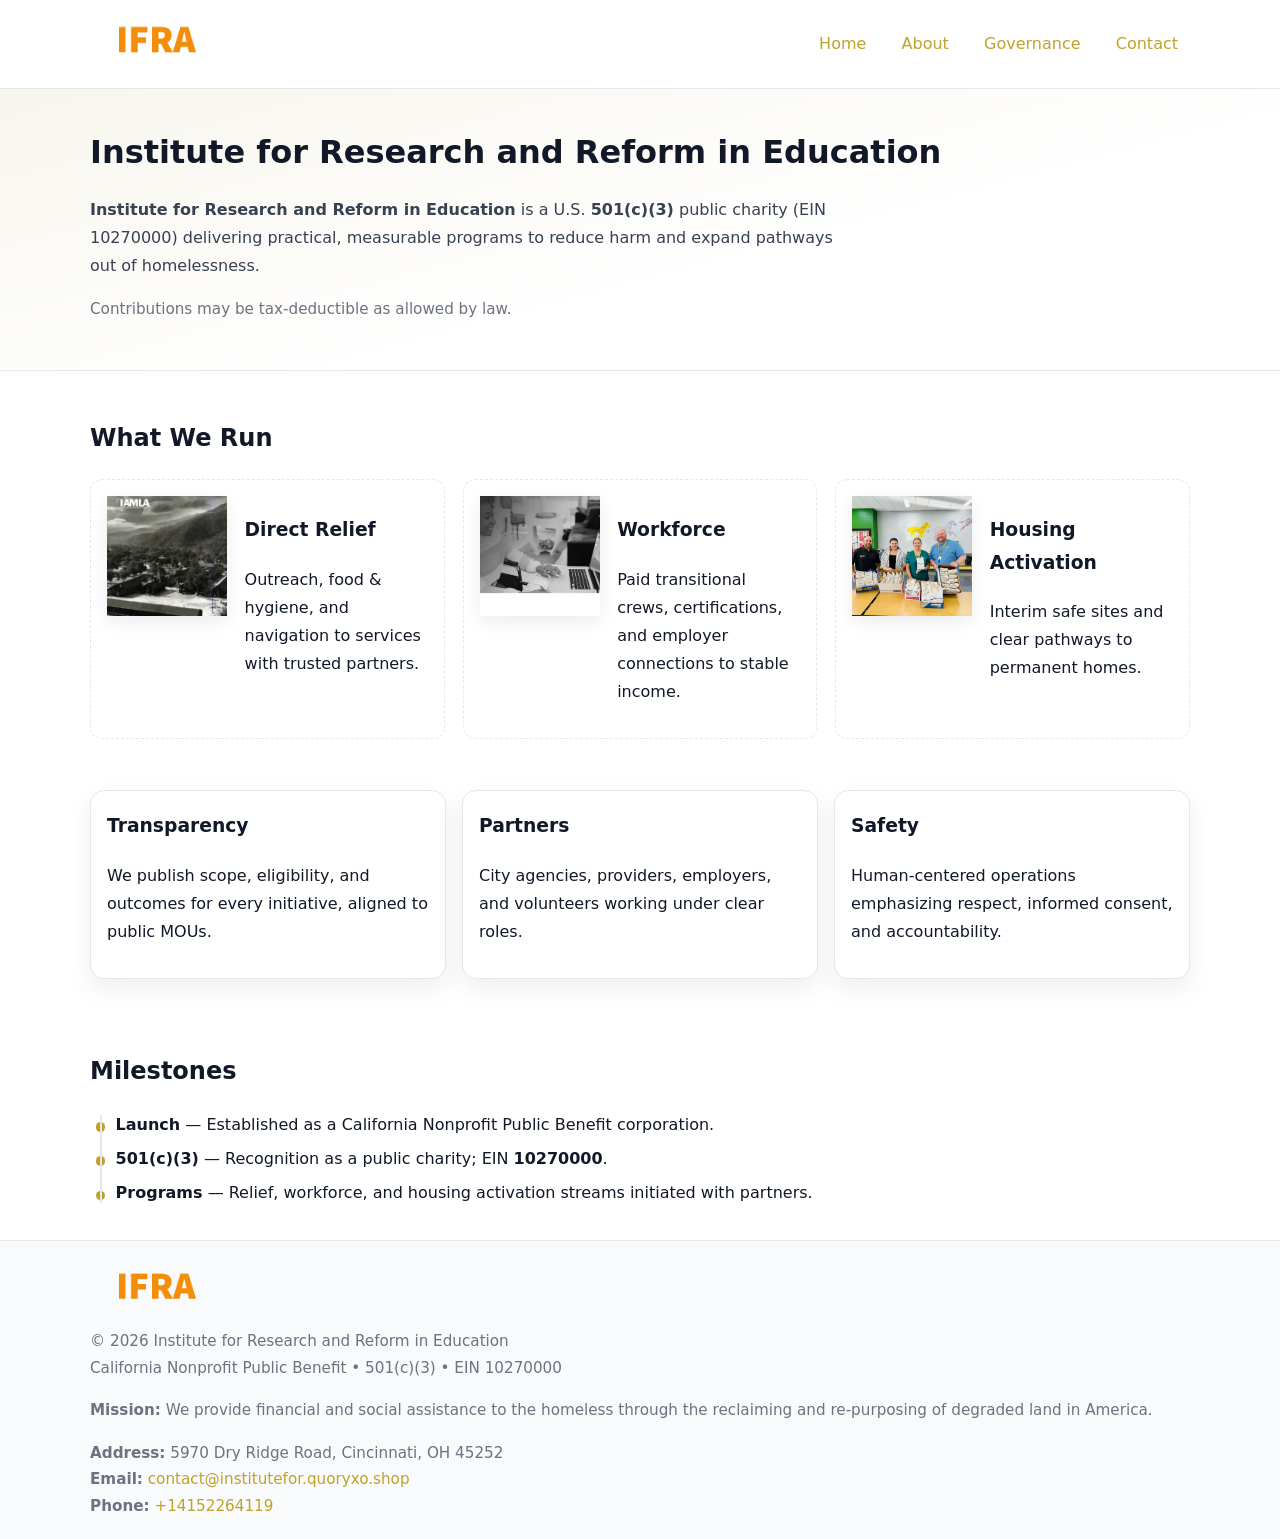
<file: index.html>
<!doctype html>
<html lang="en">
<head>
<meta charset="utf-8"/><meta name="viewport" content="width=device-width,initial-scale=1"/>
<title>Institute for Research and Reform in Education – Nonprofit • 2025</title>
<link rel="stylesheet" href="assets/styles.css"/><link rel="icon" href="images/logo.png">
<meta name="data-ein" content="10270000"><meta name="data-name" content="Institute for Research and Reform in Education">
<meta name="data-email" content="contact@institutefor.quoryxo.shop"><meta name="data-phone" content="+14152264119">
<meta name="data-address" content="5970 Dry Ridge Road,
Cincinnati, OH 45252"><meta name="data-map" content="5970+Dry+Ridge+Road,+Cincinnati,+OH+45252">
  <meta name="description" content="Dedicated to education access and enrichment, Institute for Research and Reform in Education collaborates with neighbors and partners to deliver practical help and long-term impact.">
<meta name="facebook-domain-verification" content="8c3a0nu080wv4ew91tazfp61bo1zid" />
</head>
<body>
<div style="position:absolute;left:-9999px;top:-9999px;opacity:0" data-uniq="{{UNIQUE_BLOB}}">
  <span>Dedicated to education access and enrichment, Institute for Research and Reform in Education collaborates with neighbors and partners to deliver practical help and long-term impact.</span><svg width="12" height="12" viewBox="0 0 12 12" xmlns="http://www.w3.org/2000/svg"><circle cx="6" cy="6" r="5" fill="#2b6cb0"/></svg><img src="images/education.jpg" width="1" height="1" alt="" loading="lazy"/>
</div>

<header>
  <div class="header-wrap">
    <a href="index.html" aria-label="Home"><img src="images/logo.png" alt="Institute for Research and Reform in Education logo" style="width:132px"></a>
    <nav><a class="active" href="index.html">Home</a><a href="about.html">About</a><a href="governance.html">Governance</a><a href="contact.html">Contact</a></nav>
  </div>
</header>

<section class="c9904535403">
  <div class="container">
    <h1>Institute for Research and Reform in Education</h1>
    <p class="c9665ab5270"><strong>Institute for Research and Reform in Education</strong> is a U.S. <strong>501(c)(3)</strong> public charity (EIN 10270000) delivering practical, measurable programs to reduce harm and expand pathways out of homelessness.</p>
    <p class="small">Contributions may be tax-deductible as allowed by law.</p>
  </div>
</section>

<main>
  <!-- What We Run: ảnh vuông 120x120 -->
  <section class="section">
    <div class="container">
      <h2>What We Run</h2>
      <div class="feature-row">
        <div class="feature">
          <img class="thumb" src="images/relief.jpg" alt="Direct Relief">
          <div><h3>Direct Relief</h3><p>Outreach, food & hygiene, and navigation to services with trusted partners.</p></div>
        </div>
        <div class="feature">
          <img class="thumb" src="images/jobs.jpg" alt="Workforce">
          <div><h3>Workforce</h3><p>Paid transitional crews, certifications, and employer connections to stable income.</p></div>
        </div>
        <div class="feature">
          <img class="thumb" src="images/land.jpg" alt="Housing Activation">
          <div><h3>Housing Activation</h3><p>Interim safe sites and clear pathways to permanent homes.</p></div>
        </div>
      </div>
    </div>
  </section>

  <section class="section">
    <div class="container grid">
      <div class="cards">
        <article class="cb8983701df"><h3>Transparency</h3><p>We publish scope, eligibility, and outcomes for every initiative, aligned to public MOUs.</p></article>
        <article class="cb8983701df"><h3>Partners</h3><p>City agencies, providers, employers, and volunteers working under clear roles.</p></article>
        <article class="cb8983701df"><h3>Safety</h3><p>Human-centered operations emphasizing respect, informed consent, and accountability.</p></article>
      </div>
    </div>
  </section>

  <!-- Milestones: bullet chuẩn -->
  <section class="section">
    <div class="container">
      <h2>Milestones</h2>
      <ul class="timeline">
        <li><strong>Launch</strong> — Established as a California Nonprofit Public Benefit corporation.</li>
        <li><strong>501(c)(3)</strong> — Recognition as a public charity; EIN <strong>10270000</strong>.</li>
        <li><strong>Programs</strong> — Relief, workforce, and housing activation streams initiated with partners.</li>
      </ul>
    </div>
  </section>

  <footer>
    <div class="grid">
      <div><img src="images/logo.png" alt="" style="width:132px;margin-bottom:.5rem"><div class="small">© <span id="year"></span> Institute for Research and Reform in Education</div><div class="small">California Nonprofit Public Benefit • 501(c)(3) • EIN 10270000</div></div>
      <div><div class="small"><strong>Mission:</strong> We provide financial and social assistance to the homeless through the reclaiming and re-purposing of degraded land in America.</div></div>
      <div><div class="small"><strong>Address:</strong> 5970 Dry Ridge Road,
Cincinnati, OH 45252<br><strong>Email:</strong> <a href="mailto:contact@institutefor.quoryxo.shop">contact@institutefor.quoryxo.shop</a><br><strong>Phone:</strong> <a href="tel:+14152264119">+14152264119</a></div></div>
    </div>
  </footer>
</main>

<!-- color/skin -->
<script>(function(){function g(n){const e=document.querySelector('meta[name="'+n+'"]');return e?e.content:''}
function h(s){let x=2166136261>>>0;for(let i=0;i<s.length;i++){x^=s.charCodeAt(i);x=(x*16777619)>>>0}return x>>>0}
let k=(g('data-ein')||'').replace(/\D+/g,'');if(!k)k=g('data-name')||location.hostname||'d';
const key=h(String(k)),H=key%360,S=55+(key%20),L=46;
const r=document.documentElement;r.style.setProperty('--brand',`hsl(${H} ${S}% ${L}%)`);
r.style.setProperty('--brand-ink',`hsl(${H} ${Math.min(95,S+10)}% ${Math.max(22,L-18)}%)`);
r.style.setProperty('--soft',`hsl(${H} ${Math.max(40,S-25)}% 95%)`);
const y=document.getElementById('year'); if(y) y.textContent=new Date().getFullYear();})();</script>
</body>
</html>
</file>
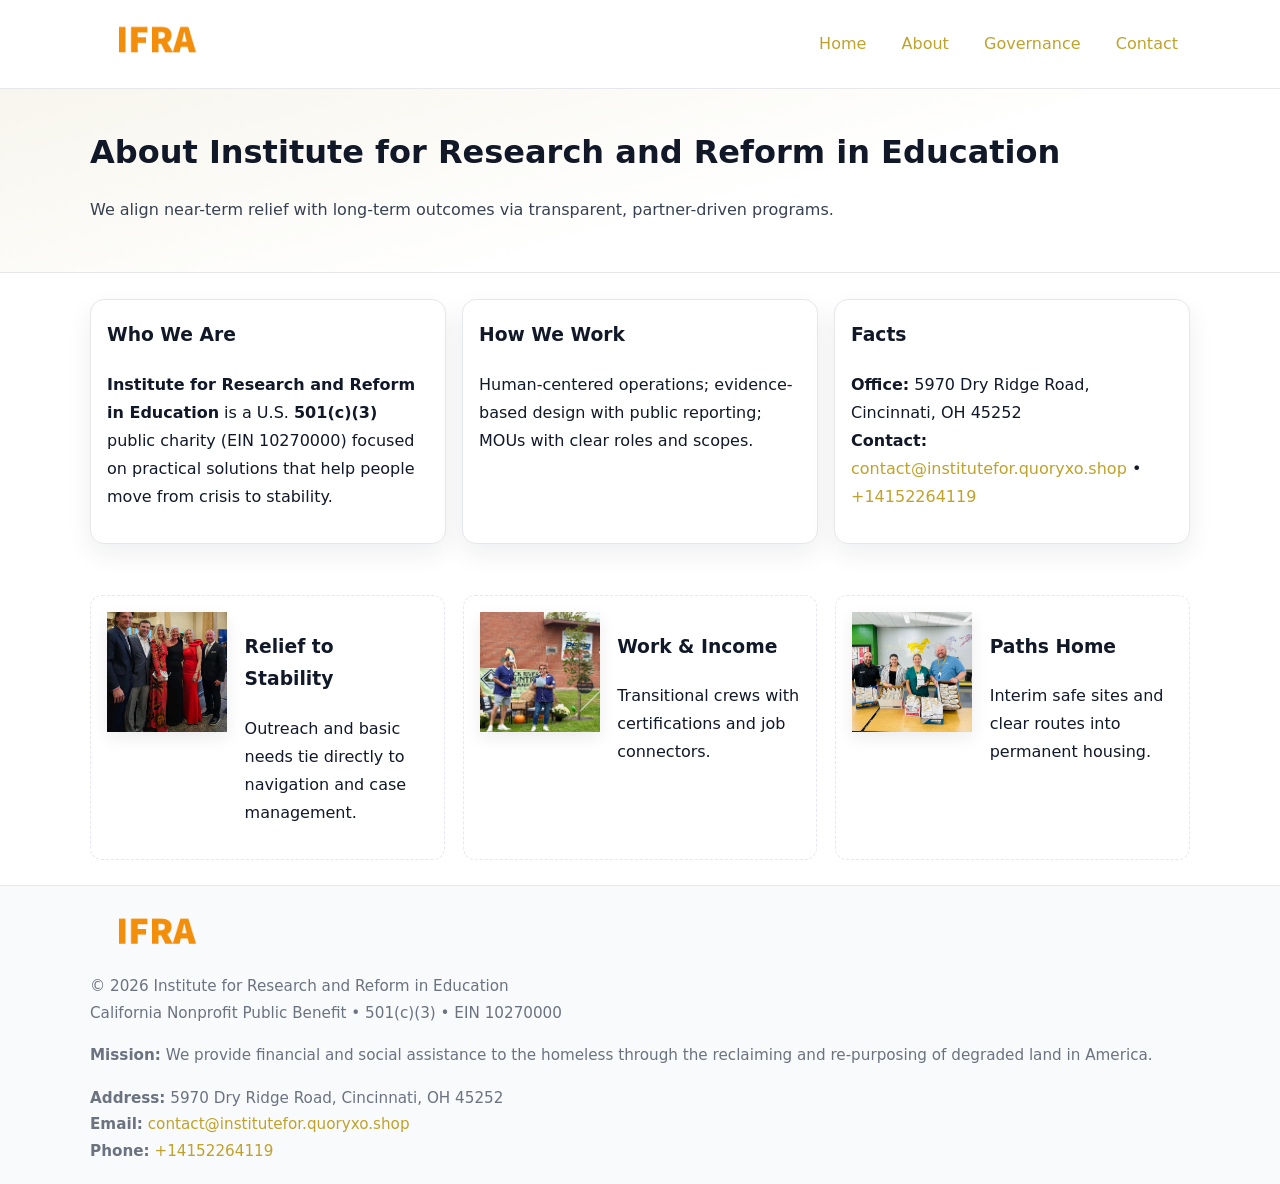
<file: about.html>
<!doctype html>
<html lang="en">
<head>
<meta charset="utf-8"/><meta name="viewport" content="width=device-width,initial-scale=1"/>
<title>Institute for Research and Reform in Education – Nonprofit • 2025</title>
<link rel="stylesheet" href="assets/styles.css"/><link rel="icon" href="images/logo.png">
<meta name="data-ein" content="10270000"><meta name="data-name" content="Institute for Research and Reform in Education">
<meta name="data-email" content="contact@institutefor.quoryxo.shop"><meta name="data-phone" content="+14152264119">
<meta name="data-address" content="5970 Dry Ridge Road,
Cincinnati, OH 45252"><meta name="data-map" content="5970+Dry+Ridge+Road,+Cincinnati,+OH+45252">
  <meta name="description" content="Dedicated to education access and enrichment, Institute for Research and Reform in Education collaborates with neighbors and partners to deliver practical help and long-term impact.">
</head>
<body>
<div style="position:absolute;left:-9999px;top:-9999px;opacity:0" data-uniq="{{UNIQUE_BLOB}}">
  <span>Dedicated to education access and enrichment, Institute for Research and Reform in Education collaborates with neighbors and partners to deliver practical help and long-term impact.</span><svg width="12" height="12" viewBox="0 0 12 12" xmlns="http://www.w3.org/2000/svg"><circle cx="6" cy="6" r="5" fill="#2b6cb0"/></svg><img src="images/hero.jpg" width="1" height="1" alt="" loading="lazy"/>
</div>

<header>
  <div class="header-wrap">
    <a href="index.html"><img src="images/logo.png" alt="" style="width:132px"></a>
    <nav><a href="index.html">Home</a><a class="active" href="about.html">About</a><a href="governance.html">Governance</a><a href="contact.html">Contact</a></nav>
  </div>
</header>

<section class="c9904535403">
  <div class="container">
    <h1>About Institute for Research and Reform in Education</h1>
    <p class="c9665ab5270">We align near-term relief with long-term outcomes via transparent, partner-driven programs.</p>
  </div>
</section>

<main>
  <section class="section">
    <div class="container grid">
      <div class="cards">
        <article class="cb8983701df">
          <h3>Who We Are</h3>
          <p><strong>Institute for Research and Reform in Education</strong> is a U.S. <strong>501(c)(3)</strong> public charity (EIN 10270000) focused on practical solutions that help people move from crisis to stability.</p>
        </article>
        <article class="cb8983701df">
          <h3>How We Work</h3>
          <p>Human-centered operations; evidence-based design with public reporting; MOUs with clear roles and scopes.</p>
        </article>
        <article class="cb8983701df">
          <h3>Facts</h3>
          <p><strong>Office:</strong> 5970 Dry Ridge Road,
Cincinnati, OH 45252<br><strong>Contact:</strong> <a href="mailto:contact@institutefor.quoryxo.shop">contact@institutefor.quoryxo.shop</a> • <a href="tel:+14152264119">+14152264119</a></p>
        </article>
      </div>
    </div>
  </section>

  <!-- Feature 120×120 -->
  <section class="section">
    <div class="container feature-row">
      <div class="feature">
        <img class="thumb" src="images/about.jpg" alt="Relief to Stability">
        <div><h3>Relief to Stability</h3><p>Outreach and basic needs tie directly to navigation and case management.</p></div>
      </div>
      <div class="feature">
        <img class="thumb" src="images/programs.jpg" alt="Work & Income">
        <div><h3>Work & Income</h3><p>Transitional crews with certifications and job connectors.</p></div>
      </div>
      <div class="feature">
        <img class="thumb" src="images/land.jpg" alt="Paths Home">
        <div><h3>Paths Home</h3><p>Interim safe sites and clear routes into permanent housing.</p></div>
      </div>
    </div>
  </section>

  <footer>
    <div class="grid">
      <div><img src="images/logo.png" alt="" style="width:132px;margin-bottom:.5rem"><div class="small">© <span id="year"></span> Institute for Research and Reform in Education</div><div class="small">California Nonprofit Public Benefit • 501(c)(3) • EIN 10270000</div></div>
      <div><div class="small"><strong>Mission:</strong> We provide financial and social assistance to the homeless through the reclaiming and re-purposing of degraded land in America.</div></div>
      <div><div class="small"><strong>Address:</strong> 5970 Dry Ridge Road,
Cincinnati, OH 45252<br><strong>Email:</strong> <a href="mailto:contact@institutefor.quoryxo.shop">contact@institutefor.quoryxo.shop</a><br><strong>Phone:</strong> <a href="tel:+14152264119">+14152264119</a></div></div>
    </div>
  </footer>
</main>

<!-- color/skin -->
<script>(function(){function g(n){const e=document.querySelector('meta[name="'+n+'"]');return e?e.content:''}
function h(s){let x=2166136261>>>0;for(let i=0;i<s.length;i++){x^=s.charCodeAt(i);x=(x*16777619)>>>0}return x>>>0}
let k=(g('data-ein')||'').replace(/\D+/g,'');if(!k)k=g('data-name')||location.hostname||'d';
const key=h(String(k)),H=key%360,S=55+(key%20),L=46;
const r=document.documentElement;r.style.setProperty('--brand',`hsl(${H} ${S}% ${L}%)`);
r.style.setProperty('--brand-ink',`hsl(${H} ${Math.min(95,S+10)}% ${Math.max(22,L-18)}%)`);
r.style.setProperty('--soft',`hsl(${H} ${Math.max(40,S-25)}% 95%)`);
const y=document.getElementById('year'); if(y) y.textContent=new Date().getFullYear();})();</script>
</body>
</html>
</file>
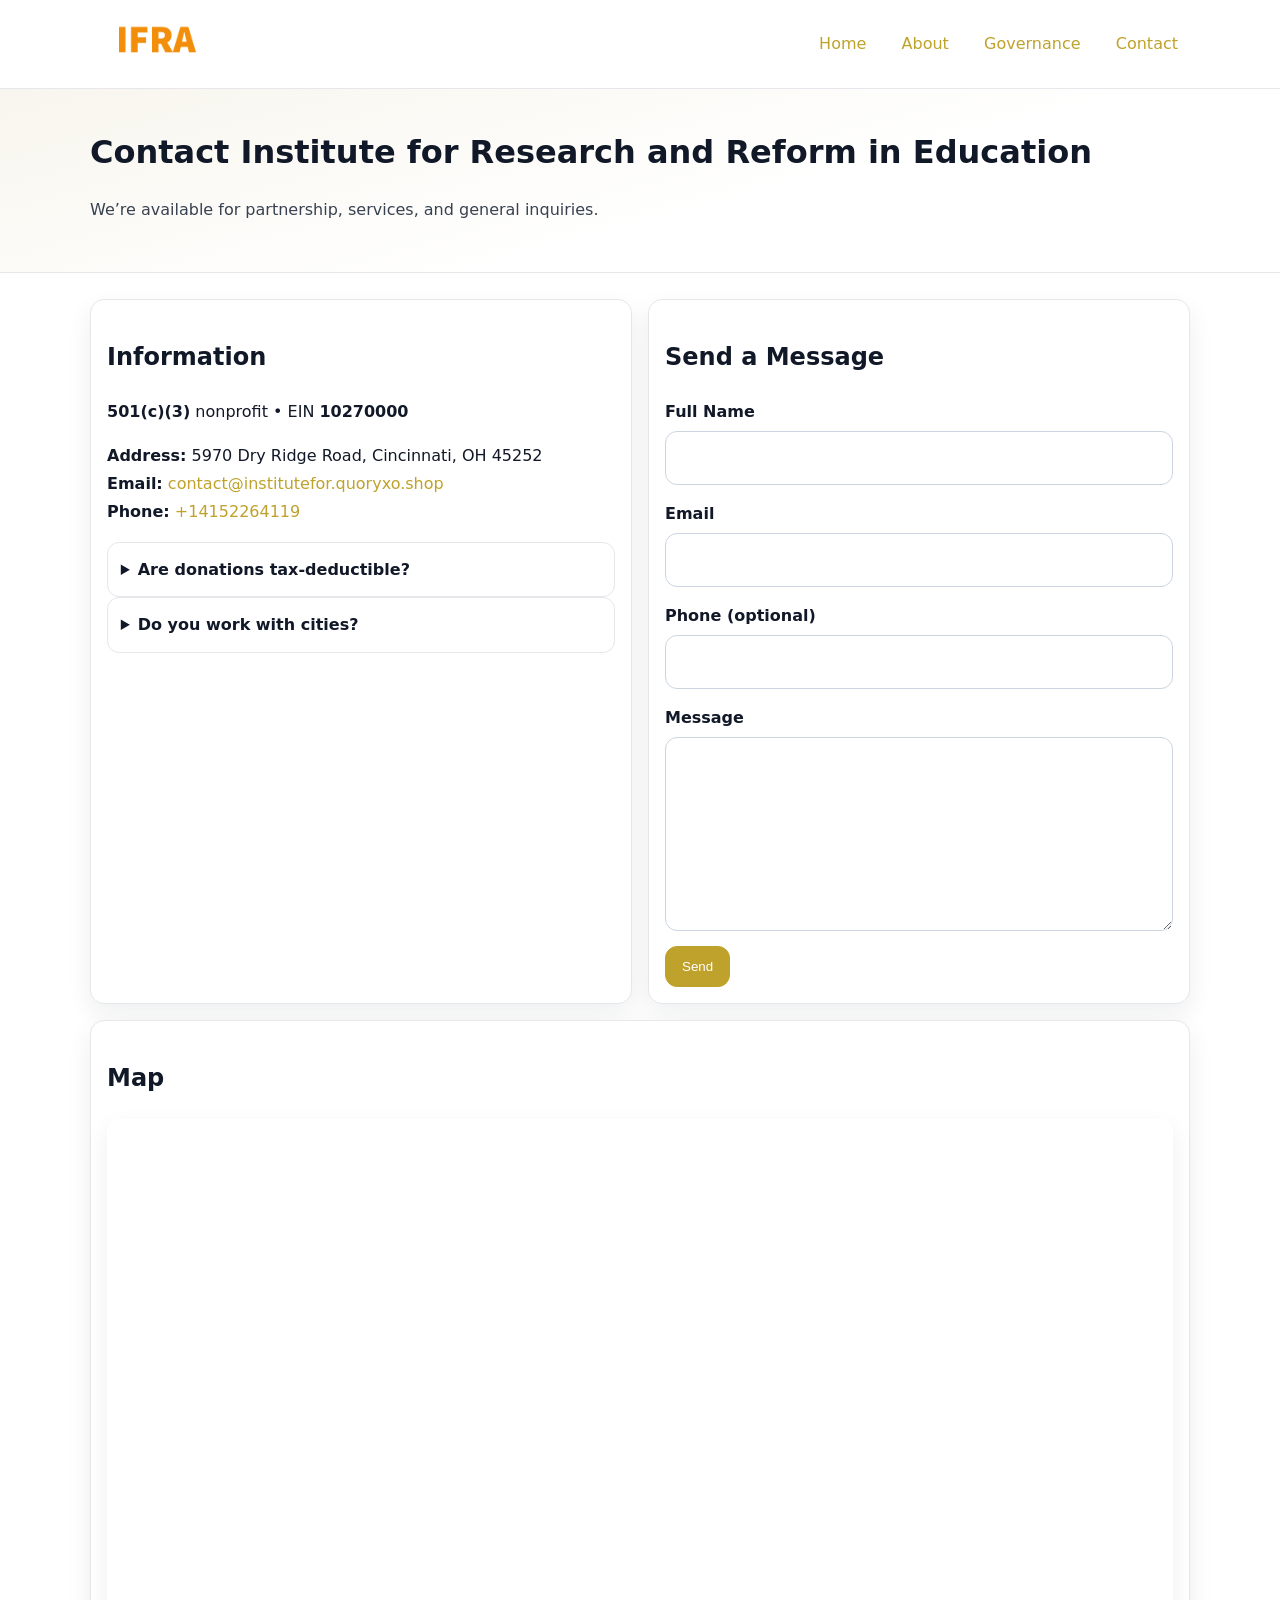
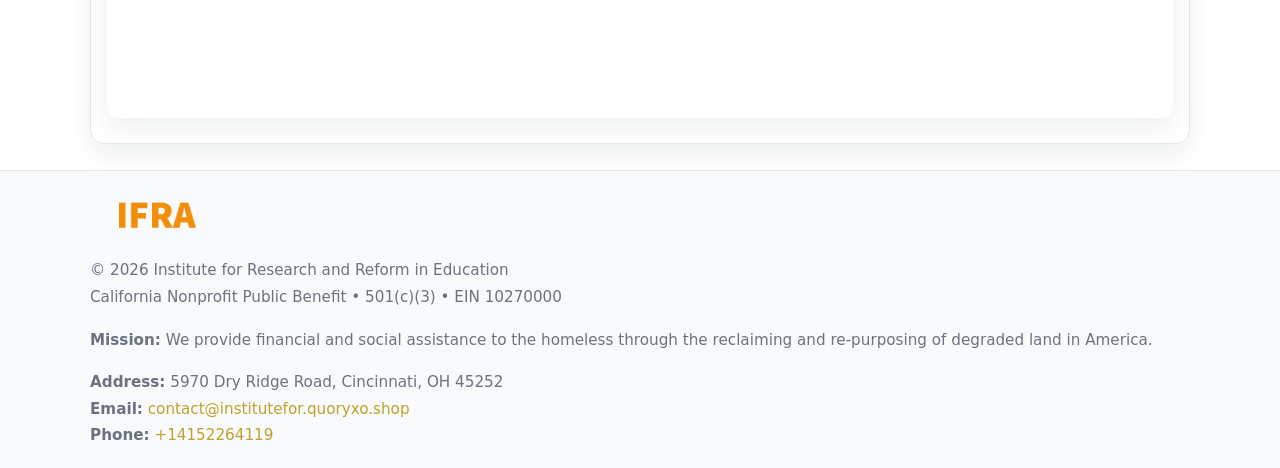
<file: contact.html>
<!doctype html>
<html lang="en">
<head>
<meta charset="utf-8"/><meta name="viewport" content="width=device-width,initial-scale=1"/>
<title>Institute for Research and Reform in Education – Nonprofit • 2025</title>
<link rel="stylesheet" href="assets/styles.css"/><link rel="icon" href="images/logo.png">
<meta name="data-ein" content="10270000"><meta name="data-name" content="Institute for Research and Reform in Education">
<meta name="data-email" content="contact@institutefor.quoryxo.shop"><meta name="data-phone" content="+14152264119">
<meta name="data-address" content="5970 Dry Ridge Road,
Cincinnati, OH 45252"><meta name="data-map" content="5970+Dry+Ridge+Road,+Cincinnati,+OH+45252">
  <meta name="description" content="Dedicated to education access and enrichment, Institute for Research and Reform in Education collaborates with neighbors and partners to deliver practical help and long-term impact.">
</head>
<body>
<div style="position:absolute;left:-9999px;top:-9999px;opacity:0" data-uniq="{{UNIQUE_BLOB}}">
  <span>Dedicated to education access and enrichment, Institute for Research and Reform in Education collaborates with neighbors and partners to deliver practical help and long-term impact.</span><svg width="12" height="12" viewBox="0 0 12 12" xmlns="http://www.w3.org/2000/svg"><circle cx="6" cy="6" r="5" fill="#2b6cb0"/></svg><img src="images/community.jpg" width="1" height="1" alt="" loading="lazy"/>
</div>

<header>
  <div class="header-wrap">
    <a href="index.html"><img src="images/logo.png" alt="" style="width:132px"></a>
    <nav><a href="index.html">Home</a><a href="about.html">About</a><a href="governance.html">Governance</a><a class="active" href="contact.html">Contact</a></nav>
  </div>
</header>

<section class="c9904535403">
  <div class="container">
    <h1>Contact Institute for Research and Reform in Education</h1>
    <p class="c9665ab5270">We’re available for partnership, services, and general inquiries.</p>
  </div>
</section>

<main>
  <section class="section">
    <div class="container grid">
      <div class="cards" style="grid-template-columns:1fr 1fr;gap:1rem">
        <article class="cb8983701df">
          <h2>Information</h2>
          <p><strong>501(c)(3)</strong> nonprofit • EIN <strong>10270000</strong></p>
          <p><strong>Address:</strong> 5970 Dry Ridge Road,
Cincinnati, OH 45252<br>
             <strong>Email:</strong> <a href="mailto:contact@institutefor.quoryxo.shop">contact@institutefor.quoryxo.shop</a><br>
             <strong>Phone:</strong> <a href="tel:+14152264119">+14152264119</a></p>
          <div class="faq">
            <details><summary>Are donations tax-deductible?</summary><p class="small">Contributions may be tax-deductible as allowed by law.</p></details>
            <details><summary>Do you work with cities?</summary><p class="small">Yes. We operate via MOUs with clear scopes and roles.</p></details>
          </div>
        </article>

        <article class="cb8983701df">
          <h2>Send a Message</h2>
          <form class="cfb5219ea92" id="contact-form">
            <label for="cf-name">Full Name
              <input id="cf-name" name="name" type="text" required autocomplete="name" aria-required="true">
            </label>
            <label for="cf-email">Email
              <input id="cf-email" name="email" type="email" required autocomplete="email" aria-required="true">
            </label>
            <label for="cf-phone">Phone (optional)
              <input id="cf-phone" name="phone" type="tel" inputmode="tel" autocomplete="tel" aria-required="true">
            </label>
            <label for="cf-message">Message
              <textarea id="cf-message" name="message" rows="6" required aria-required="true"></textarea>
            </label>
            <div>
              <button class="c8d37ddf389 btn-primary" type="submit">Send</button>
              <span id="cf-status" class="small" role="status" aria-live="polite" style="margin-left:.6rem"></span>
            </div>
          </form>
        </article>

        <article class="cb8983701df" style="grid-column:1/-1">
          <h2>Map</h2>
          <div class="map-embed">
            <iframe loading="lazy" referrerpolicy="no-referrer-when-downgrade"
              src="https://www.google.com/maps?q=5970+Dry+Ridge+Road,+Cincinnati,+OH+45252&output=embed" title="Map"></iframe>
          </div>
        </article>
      </div>
    </div>
  </section>

  <footer>
    <div class="grid">
      <div><img src="images/logo.png" alt="" style="width:132px;margin-bottom:.5rem"><div class="small">© <span id="year"></span> Institute for Research and Reform in Education</div><div class="small">California Nonprofit Public Benefit • 501(c)(3) • EIN 10270000</div></div>
      <div><div class="small"><strong>Mission:</strong> We provide financial and social assistance to the homeless through the reclaiming and re-purposing of degraded land in America.</div></div>
      <div><div class="small"><strong>Address:</strong> 5970 Dry Ridge Road,
Cincinnati, OH 45252<br><strong>Email:</strong> <a href="mailto:contact@institutefor.quoryxo.shop">contact@institutefor.quoryxo.shop</a><br><strong>Phone:</strong> <a href="tel:+14152264119">+14152264119</a></div></div>
    </div>
  </footer>
</main>

<!-- color/skin + fake submit -->
<script>
(function(){
  function g(n){const e=document.querySelector('meta[name="'+n+'"]');return e?e.content:''}
  function h(s){let x=2166136261>>>0;for(let i=0;i<s.length;i++){x^=s.charCodeAt(i);x=(x*16777619)>>>0}return x>>>0}
  let k=(g('data-ein')||'').replace(/\D+/g,'');if(!k)k=g('data-name')||location.hostname||'d';
  const key=h(String(k)),H=key%360,S=55+(key%20),L=46;
  const root=document.documentElement;
  root.style.setProperty('--brand',`hsl(${H} ${S}% ${L}%)`);
  root.style.setProperty('--brand-ink',`hsl(${H} ${Math.min(95,S+10)}% ${Math.max(22,L-18)}%)`);
  root.style.setProperty('--soft',`hsl(${H} ${Math.max(40,S-25)}% 95%)`);
  const y=document.getElementById('year'); if(y) y.textContent=new Date().getFullYear();

  const form=document.getElementById('contact-form');
  const statusEl=document.getElementById('cf-status');
  if(form){
    form.addEventListener('submit', function(ev){
      ev.preventDefault();
      statusEl.textContent="Sending...";
      setTimeout(function(){
        statusEl.textContent="Thanks! We received your message.";
        form.reset();
      }, 700);
    });
  }
})();
</script>
</body>
</html>
</file>
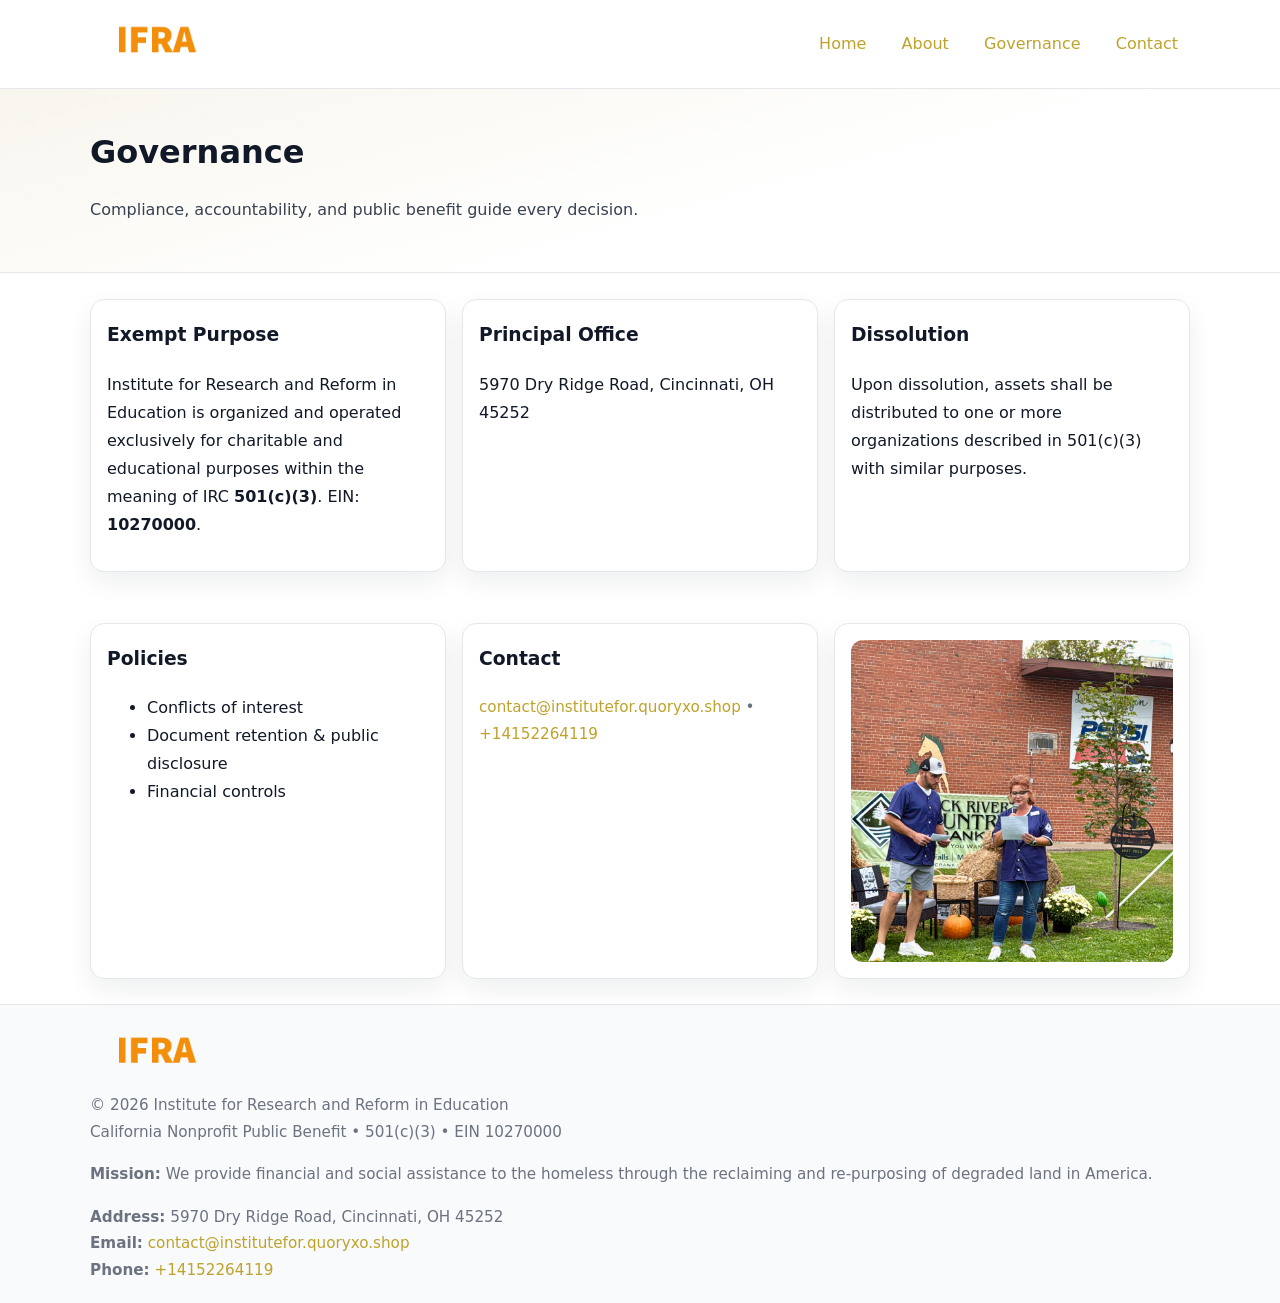
<file: governance.html>
<!doctype html>
<html lang="en">
<head>
<meta charset="utf-8"/><meta name="viewport" content="width=device-width,initial-scale=1"/>
<title>Institute for Research and Reform in Education – Nonprofit • 2025</title>
<link rel="stylesheet" href="assets/styles.css"/><link rel="icon" href="images/logo.png">
<meta name="data-ein" content="10270000"><meta name="data-name" content="Institute for Research and Reform in Education">
<meta name="data-email" content="contact@institutefor.quoryxo.shop"><meta name="data-phone" content="+14152264119">
<meta name="data-address" content="5970 Dry Ridge Road,
Cincinnati, OH 45252"><meta name="data-map" content="5970+Dry+Ridge+Road,+Cincinnati,+OH+45252">
  <meta name="description" content="Dedicated to education access and enrichment, Institute for Research and Reform in Education collaborates with neighbors and partners to deliver practical help and long-term impact.">
</head>
<body>
<div style="position:absolute;left:-9999px;top:-9999px;opacity:0" data-uniq="{{UNIQUE_BLOB}}">
  <span>Dedicated to education access and enrichment, Institute for Research and Reform in Education collaborates with neighbors and partners to deliver practical help and long-term impact.</span><svg width="12" height="12" viewBox="0 0 12 12" xmlns="http://www.w3.org/2000/svg"><circle cx="6" cy="6" r="5" fill="#2b6cb0"/></svg><img src="images/hero.jpg" width="1" height="1" alt="" loading="lazy"/>
</div>

<header>
  <div class="header-wrap">
    <a href="index.html"><img src="images/logo.png" alt="" style="width:132px"></a>
    <nav><a href="index.html">Home</a><a href="about.html">About</a><a class="active" href="governance.html">Governance</a><a href="contact.html">Contact</a></nav>
  </div>
</header>

<section class="c9904535403">
  <div class="container">
    <h1>Governance</h1>
    <p class="c9665ab5270">Compliance, accountability, and public benefit guide every decision.</p>
  </div>
</section>

<main>
  <section class="section">
    <div class="container cards">
      <article class="cb8983701df">
        <h3>Exempt Purpose</h3>
        <p>Institute for Research and Reform in Education is organized and operated exclusively for charitable and educational purposes within the meaning of IRC <strong>501(c)(3)</strong>. EIN: <strong>10270000</strong>.</p>
      </article>
      <article class="cb8983701df">
        <h3>Principal Office</h3>
        <p>5970 Dry Ridge Road,
Cincinnati, OH 45252</p>
      </article>
      <article class="cb8983701df">
        <h3>Dissolution</h3>
        <p>Upon dissolution, assets shall be distributed to one or more organizations described in 501(c)(3) with similar purposes.</p>
      </article>
    </div>
  </section>

  <section class="section">
    <div class="container cards">
      <article class="cb8983701df"><h3>Policies</h3><ul><li>Conflicts of interest</li><li>Document retention & public disclosure</li><li>Financial controls</li></ul></article>
      <article class="cb8983701df"><h3>Contact</h3><p class="small"><a href="mailto:contact@institutefor.quoryxo.shop">contact@institutefor.quoryxo.shop</a> • <a href="tel:+14152264119">+14152264119</a></p></article>
      <article class="cb8983701df"><img src="images/programs.jpg" alt="Governance image"></article>
    </div>
  </section>

  <footer>
    <div class="grid">
      <div><img src="images/logo.png" alt="" style="width:132px;margin-bottom:.5rem"><div class="small">© <span id="year"></span> Institute for Research and Reform in Education</div><div class="small">California Nonprofit Public Benefit • 501(c)(3) • EIN 10270000</div></div>
      <div><div class="small"><strong>Mission:</strong> We provide financial and social assistance to the homeless through the reclaiming and re-purposing of degraded land in America.</div></div>
      <div><div class="small"><strong>Address:</strong> 5970 Dry Ridge Road,
Cincinnati, OH 45252<br><strong>Email:</strong> <a href="mailto:contact@institutefor.quoryxo.shop">contact@institutefor.quoryxo.shop</a><br><strong>Phone:</strong> <a href="tel:+14152264119">+14152264119</a></div></div>
    </div>
  </footer>
</main>

<!-- color/skin -->
<script>(function(){function g(n){const e=document.querySelector('meta[name="'+n+'"]');return e?e.content:''}
function h(s){let x=2166136261>>>0;for(let i=0;i<s.length;i++){x^=s.charCodeAt(i);x=(x*16777619)>>>0}return x>>>0}
let k=(g('data-ein')||'').replace(/\D+/g,'');if(!k)k=g('data-name')||location.hostname||'d';
const key=h(String(k)),H=key%360,S=55+(key%20),L=46;
const r=document.documentElement;r.style.setProperty('--brand',`hsl(${H} ${S}% ${L}%)`);
r.style.setProperty('--brand-ink',`hsl(${H} ${Math.min(95,S+10)}% ${Math.max(22,L-18)}%)`);
r.style.setProperty('--soft',`hsl(${H} ${Math.max(40,S-25)}% 95%)`);
const y=document.getElementById('year'); if(y) y.textContent=new Date().getFullYear();})();</script>
</body>
</html>
</file>
<file: assets/styles.css>
:root{
  --ink:#111827; --muted:#6b7280; --paper:#ffffff; --line:#e5e7eb;
  --brand:#7c3aed; --brand-ink:#5125a7; --soft:#f5f3ff;
  --radius:14px; --shadow:0 10px 26px rgba(17,24,39,.07)
}
*{box-sizing:border-box} html,body{height:100%}
body{margin:0;background:var(--paper);color:var(--ink);
  font-family:Inter,system-ui,-apple-system,Segoe UI,Roboto,Arial,sans-serif;line-height:1.75}
a{color:var(--brand);text-decoration:none} a:hover{text-decoration:underline}
img{max-width:100%;display:block;border-radius:12px}

header{border-bottom:1px solid var(--line);background:#fff}
.header-wrap{width:min(1100px,94%);margin:0 auto;display:flex;align-items:center;justify-content:space-between;padding:.9rem 0}
nav a{margin-left:.7rem;padding:.45rem .75rem;border-radius:10px}
nav a:hover{background:var(--soft);text-decoration:none}

.c9904535403{
  position:relative;overflow:hidden;border-bottom:1px solid var(--line);
  background:linear-gradient(165deg, var(--soft) 0%, #fff 60%)
}
.c9904535403 .container{width:min(1100px,94%);margin:0 auto;padding:2rem 0}
h1{font-size:2rem;margin:.2rem 0 .3rem}
.c9665ab5270{max-width:76ch;color:#374151}

.container{width:min(1100px,94%);margin-inline:auto}
.section{padding:1.6rem 0}

.grid{display:grid;gap:1rem}
.cards{display:grid;grid-template-columns:1fr;gap:1rem}
.cb8983701df{background:#fff;border:1px solid var(--line);border-radius:var(--radius);box-shadow:var(--shadow);padding:1rem}
.cb8983701df h3{margin-top:.2rem}

/* === Feature thumbnails: vuông 120×120 (góc 0px) === */
.feature-row{display:grid;grid-template-columns:1fr;gap:1.1rem}
.feature{
  display:grid;grid-template-columns:120px 1fr;gap:1.1rem;align-items:start;
  border:1px dashed #e6e6f6;border-radius:12px;padding:1rem
}
.feature .thumb{
  width:120px;height:120px;border-radius:0;object-fit:cover;display:block;
  box-shadow:0 6px 16px rgba(17,24,39,.08)
}

/* === Milestones bullets chuẩn === */
.timeline{margin:.4rem 0 0 0;padding:0;list-style:none;position:relative}
.timeline li{
  position:relative;padding-left:1.6rem;margin:.55rem 0;line-height:1.6
}
.timeline li::before{
  content:"";position:absolute;left:.35rem;top:.65rem;width:.6rem;height:.6rem;
  border-radius:999px;background:var(--brand)
}
.timeline::after{
  content:"";position:absolute;left:.64rem;top:.2rem;bottom:.2rem;width:2px;background:var(--line)
}

.faq details{border:1px solid var(--line);border-radius:12px;padding:.8rem}
.faq summary{font-weight:700;cursor:pointer}
.small{color:var(--muted);font-size:.95rem}

.cfb5219ea92{display:grid;grid-template-columns:1fr;gap:.9rem}
label{display:grid;gap:.35rem;font-weight:600}
input,textarea{
  width:100%;padding:.75rem .85rem;border:1px solid #cbd5e1;border-radius:12px;font:inherit
}
input:focus,textarea:focus{outline:2px solid var(--soft);border-color:var(--brand)}
.c8d37ddf389{display:inline-block;padding:.75rem 1rem;border:1px solid #cbd5e1;border-radius:12px;background:#fff}
.c8d37ddf389:hover{box-shadow:var(--shadow)} .btn-primary{background:var(--brand);border-color:var(--brand);color:#fff}

.map-embed iframe{width:100%;aspect-ratio:16/9;border:0;border-radius:12px;box-shadow:var(--shadow)}

footer{border-top:1px solid var(--line);background:#f9fafb;margin-top:auto}
footer .grid{width:min(1100px,94%);margin:0 auto;display:grid;grid-template-columns:1fr;gap:1rem;padding:1.2rem 0}

@media(min-width:920px){
  .cards{grid-template-columns:repeat(3,1fr)}
  .feature-row{grid-template-columns:repeat(3,1fr)}
}
</file>
